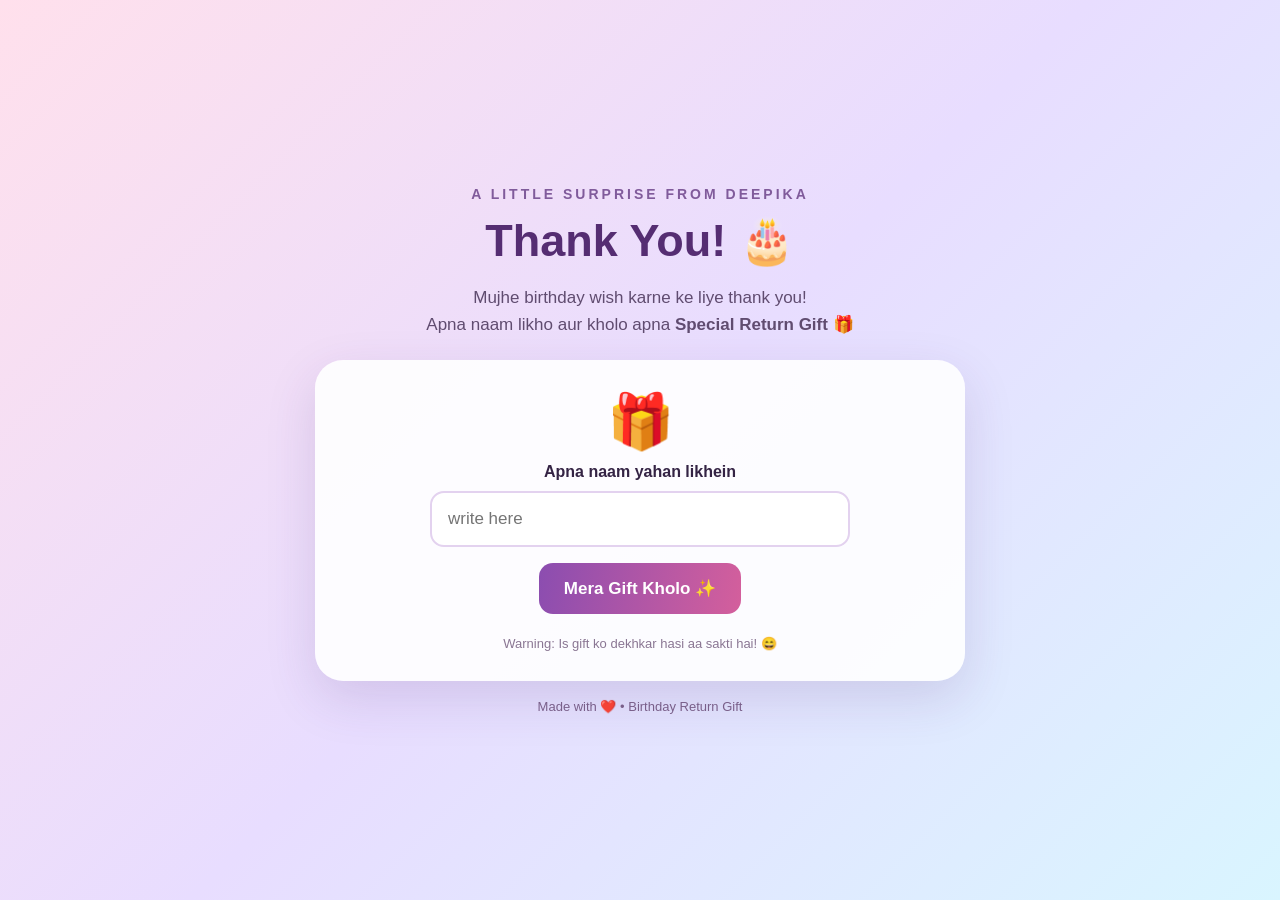
<file: index.html>
<!DOCTYPE html>
<html lang="hi">
<head>
    <meta charset="UTF-8">
    <meta name="viewport" content="width=device-width, initial-scale=1.0">

    <title>Birthday Return Gift</title>

    <link rel="stylesheet" href="style.css">
</head>

<body>

    <main class="page">

        <div class="top">A LITTLE SURPRISE FROM DEEPIKA</div>

        <h1>Thank You! 🎂</h1>

        <p class="intro">
            Mujhe birthday wish karne ke liye thank you!
            <br>
            Apna naam likho aur kholo apna
            <b>Special Return Gift</b> 🎁
        </p>

        <section class="card">

            <div class="emoji">🎁</div>

            <label for="guestName">
                Apna naam yahan likhein
            </label>

            <input
                type="text"
                id="guestName"
                placeholder="write here"
            >

            <br>

            <button id="giftButton">
                Mera Gift Kholo ✨
            </button>

            <div id="result">

                <div id="giftIcon">🎉</div>

                <h2 id="giftTitle">
                    Your Funny Gift!
                </h2>

                <p id="giftText"></p>

            </div>

            <div class="small">
                Warning: Is gift ko dekhkar hasi aa sakti hai! 😄
            </div>

        </section>

        <div class="footer">
            Made with ❤️ • Birthday Return Gift
        </div>

    </main>

    <script src="first.js"></script>

</body>
</html>
</file>
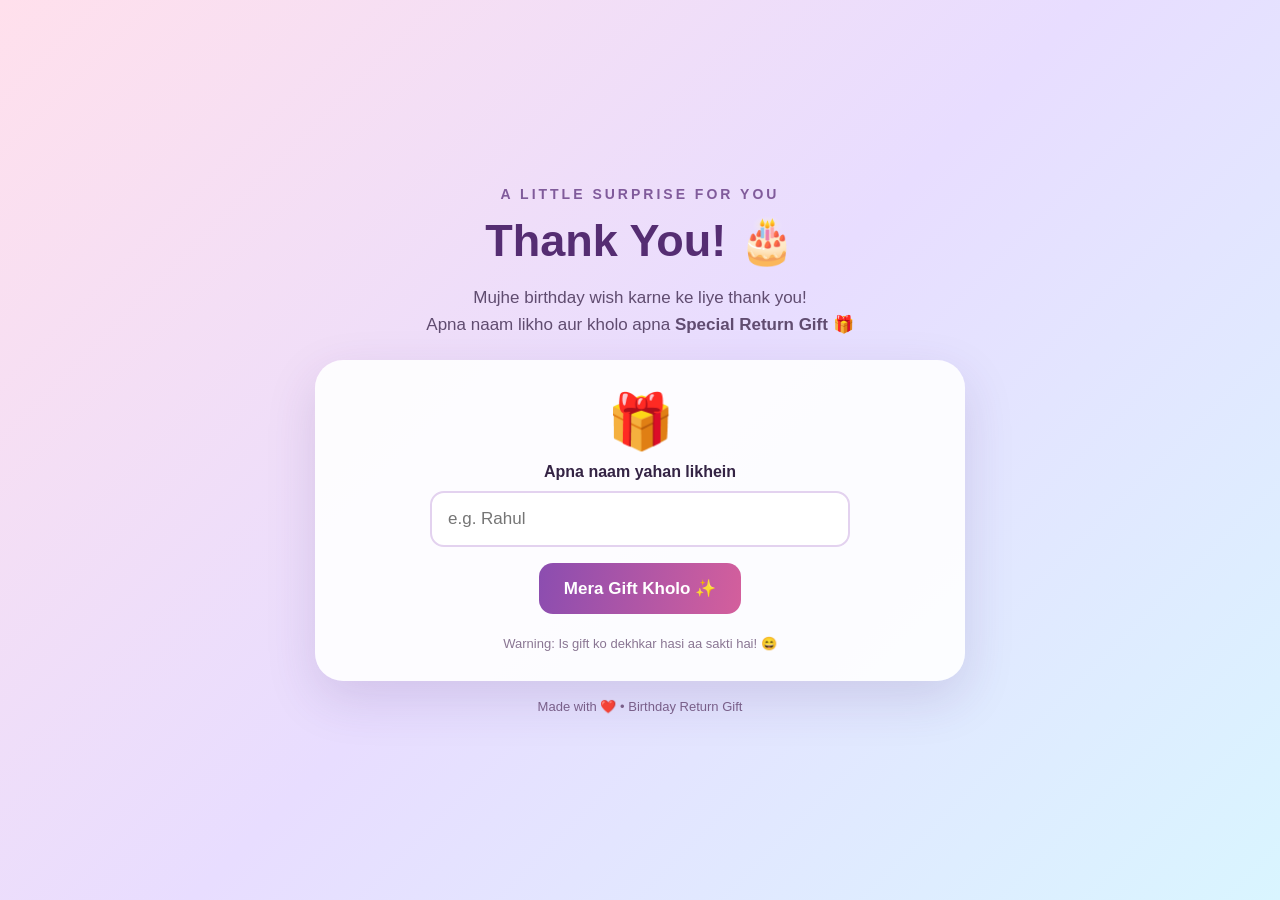
<file: index2.html>
<!DOCTYPE html>
<html lang="hi">
<head>
    <meta charset="UTF-8">
    <meta name="viewport" content="width=device-width, initial-scale=1.0">

    <title>Birthday Return Gift</title>

    <link rel="stylesheet" href="style.css">
</head>

<body>

    <main class="page">

        <div class="top">A LITTLE SURPRISE FOR YOU</div>

        <h1>Thank You! 🎂</h1>

        <p class="intro">
            Mujhe birthday wish karne ke liye thank you!
            <br>
            Apna naam likho aur kholo apna
            <b>Special Return Gift</b> 🎁
        </p>

        <section class="card">

            <div class="emoji">🎁</div>

            <label for="guestName">
                Apna naam yahan likhein
            </label>

            <input
                type="text"
                id="guestName"
                placeholder="e.g. Rahul"
            >

            <br>

            <button id="giftButton">
                Mera Gift Kholo ✨
            </button>

            <div id="result">

                <div id="giftIcon">🎉</div>

                <h2 id="giftTitle">
                    Your Funny Gift!
                </h2>

                <p id="giftText"></p>

            </div>

            <div class="small">
                Warning: Is gift ko dekhkar hasi aa sakti hai! 😄
            </div>

        </section>

        <div class="footer">
            Made with ❤️ • Birthday Return Gift
        </div>

    </main>

    <script src="first.js"></script>

</body>
</html>
</file>
<file: style.css>
* {
    box-sizing: border-box;
}

body {
    margin: 0;
    min-height: 100vh;
    font-family: Arial, sans-serif;
    color: #342344;

    background: linear-gradient(
        135deg,
        #ffe0ec,
        #e8ddff,
        #d9f5ff
    );

    display: flex;
    align-items: center;
    justify-content: center;
    padding: 22px;
}

.page {
    width: 100%;
    max-width: 650px;
    text-align: center;
}

.top {
    font-size: 14px;
    letter-spacing: 3px;
    color: #805b9b;
    font-weight: bold;
}

h1 {
    font-size: 45px;
    margin: 12px 0;
    color: #552d72;
}

.intro {
    font-size: 17px;
    line-height: 1.6;
    color: #604c70;
    margin-bottom: 22px;
}

.card {
    background: rgba(255,255,255,0.9);
    border-radius: 28px;
    padding: 30px 24px;

    box-shadow: 0 18px 50px
    rgba(83,48,112,0.15);
}

.emoji {
    font-size: 54px;
    margin-bottom: 10px;
}

label {
    display: block;
    margin-bottom: 10px;
    font-weight: bold;
}

input {
    width: 100%;
    max-width: 420px;
    padding: 16px;

    border: 2px solid #e3d2ef;
    border-radius: 14px;

    font-size: 17px;
    outline: none;
}

input:focus {
    border-color: #a56bc6;
}

button {
    margin-top: 16px;
    border: none;
    border-radius: 14px;
    padding: 15px 25px;

    background: linear-gradient(
        100deg,
        #8b4db0,
        #d45f9c
    );

    color: white;
    font-size: 17px;
    font-weight: bold;
    cursor: pointer;
}

button:hover {
    transform: translateY(-2px);
}

#result {
    display: none;
    margin: 24px auto 0;
    max-width: 480px;
    padding: 22px;

    border-radius: 20px;
    background: #fff5fb;
    border: 2px dashed #d99ac7;
}

 #giftIcon {
    font-size: 70px;
} 

#giftTitle {
    font-size: 25px;
    color: #713c8d;
}

#giftText {
    font-size: 17px;
    line-height: 1.6;
}

.small {
    font-size: 13px;
    color: #8a7693;
    margin-top: 22px;
}

.footer {
    margin-top: 18px;
    color: #795f89;
    font-size: 13px;
}

.shake {
    animation: pop 0.45s ease;
}

@keyframes pop {

    0% {
        transform: scale(0.85);
        opacity: 0.2;
    }

    70% {
        transform: scale(1.04);
    }

    100% {
        transform: scale(1);
        opacity: 1;
    }
}

@media(max-width: 480px) {

    h1 {
        font-size: 35px;
    }

    .card {
        padding: 24px 17px;
    }

}
</file>
